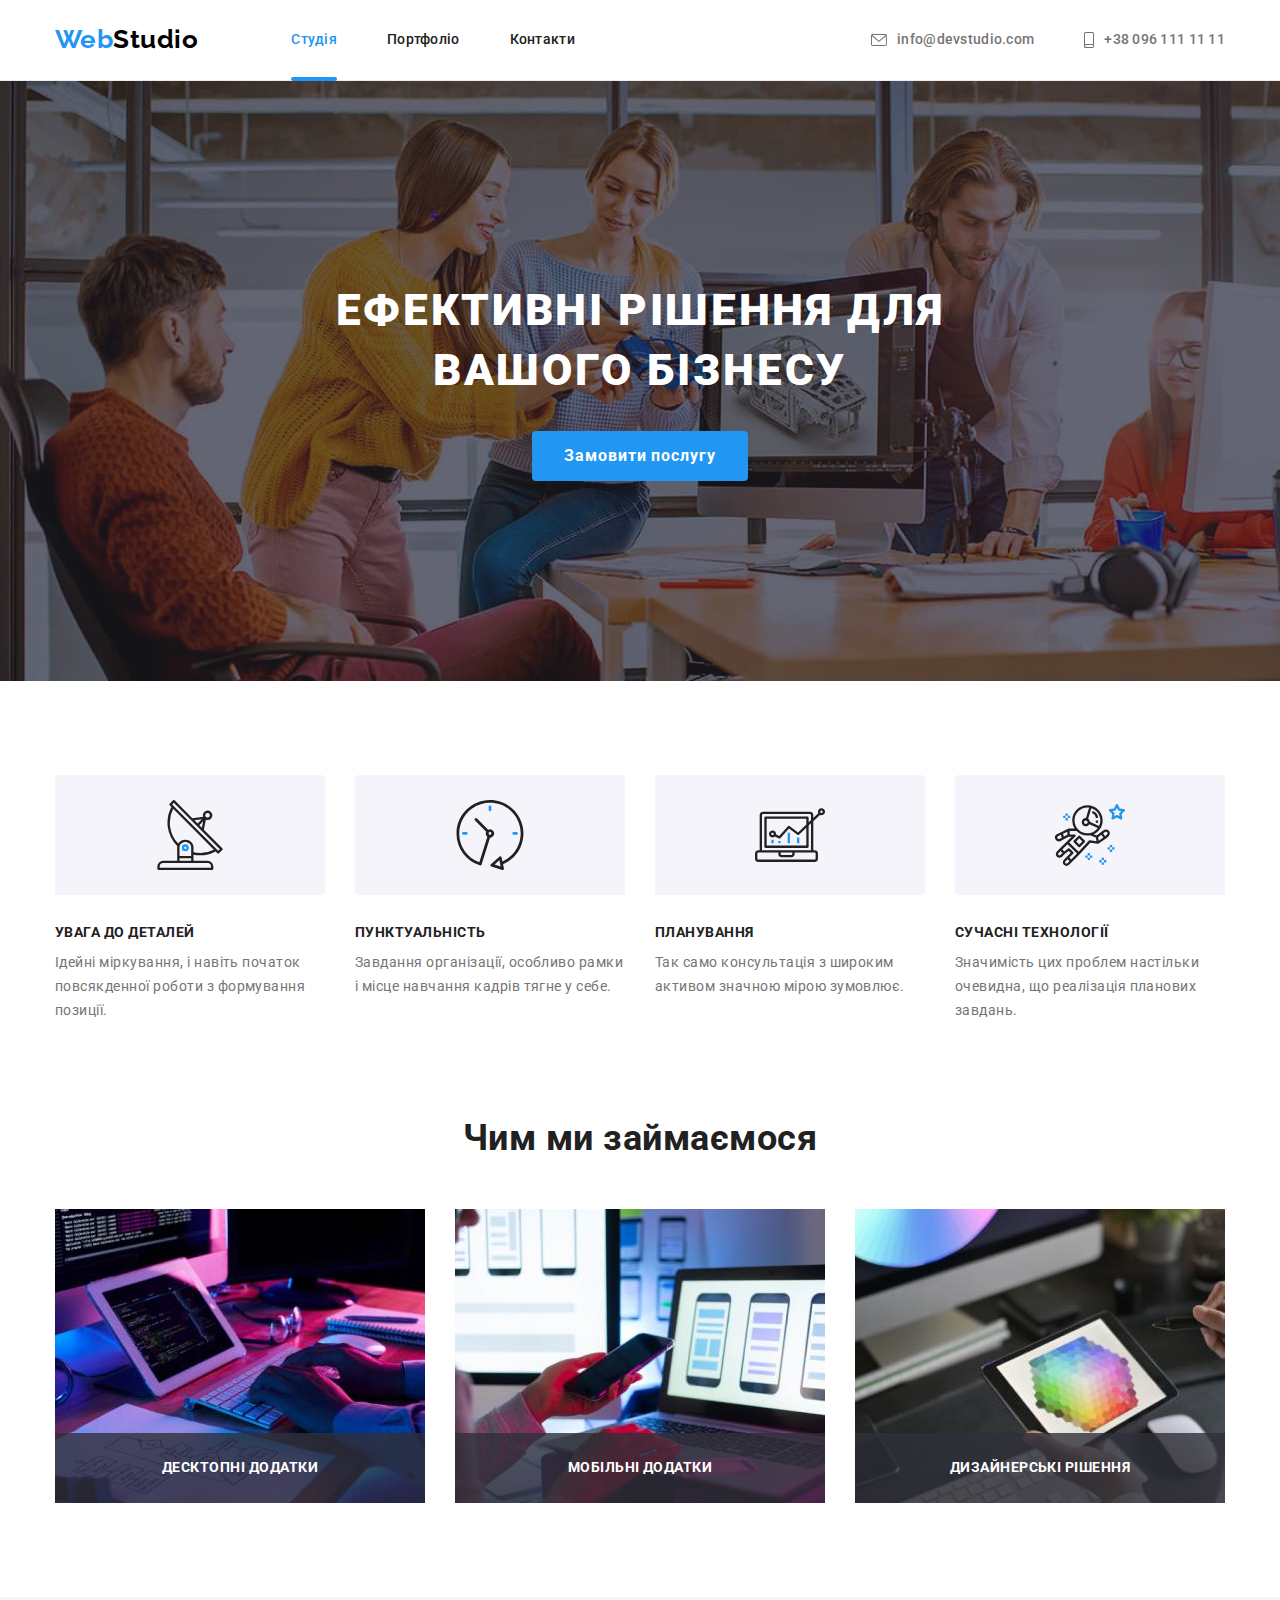
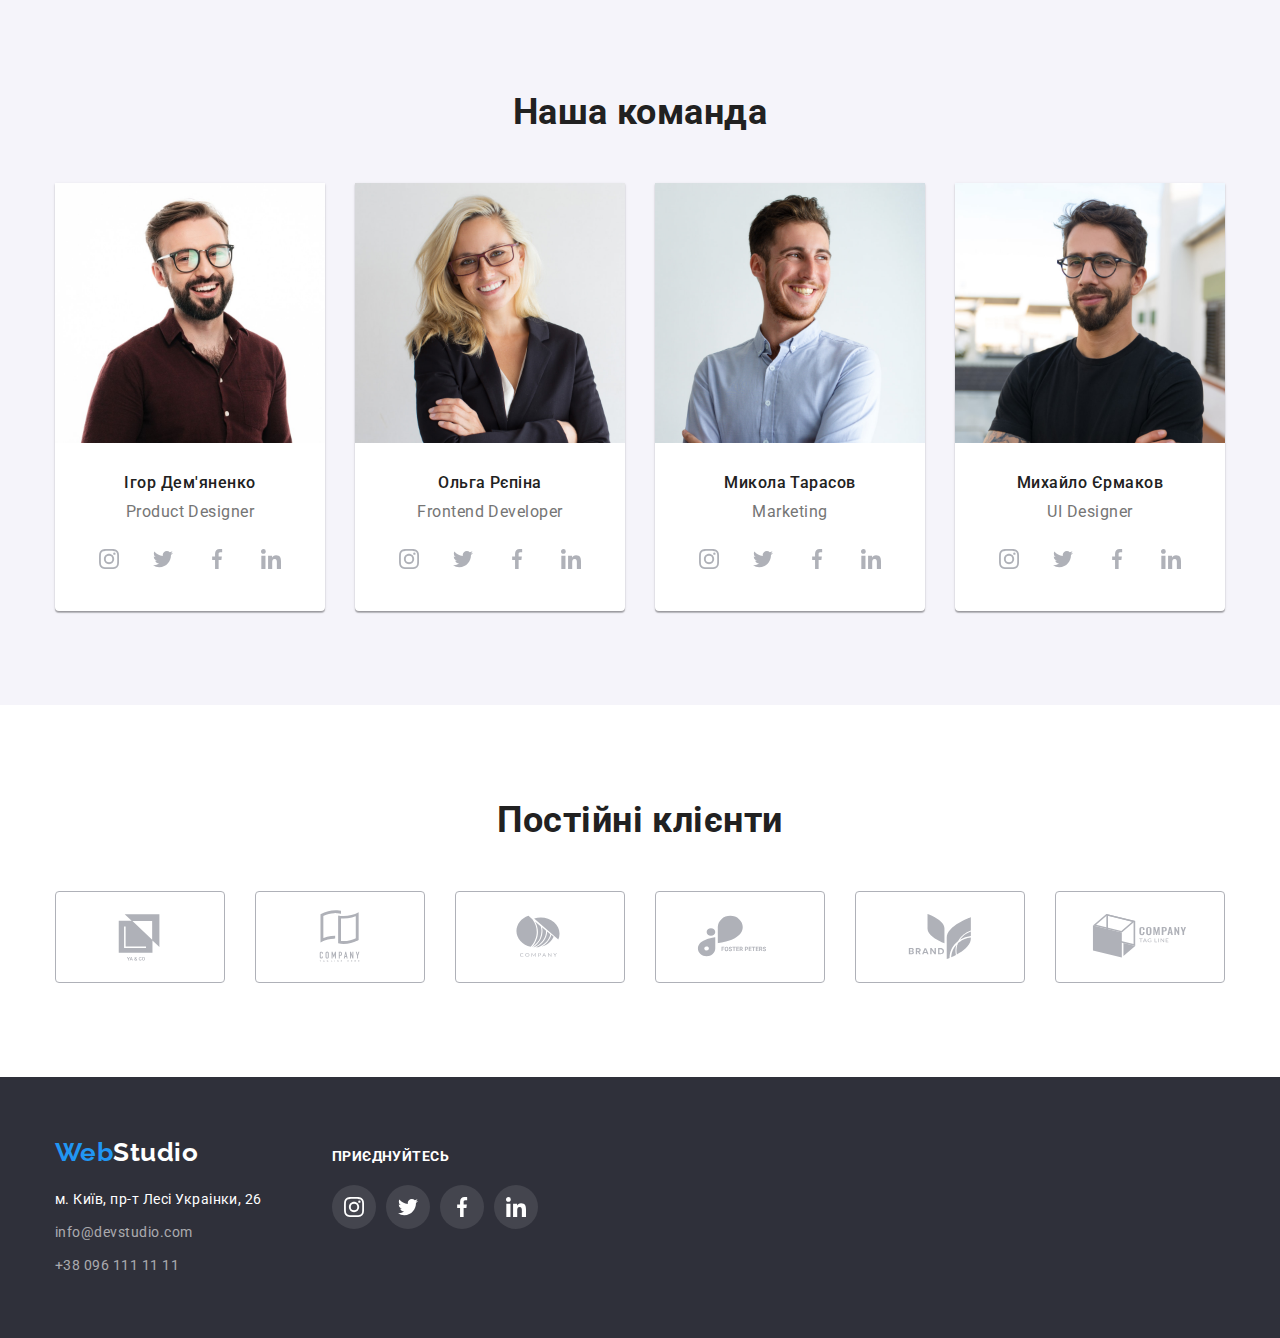
<file: index.html>
<!DOCTYPE html>
<html lang="uk">
  <head>
    <meta charset="UTF-8" />
    <meta http-equiv="X-UA-Compatible" content="IE=edge" />
    <meta name="viewport" content="width=device-width, initial-scale=1.0" />
    <link rel="stylesheet" href="css/modern-normalize.css" />
    <!-- Шрифти -->
    <link rel="preconnect" href="https://fonts.googleapis.com" />
    <link rel="preconnect" href="https://fonts.gstatic.com" crossorigin />
    <link
      href="https://fonts.googleapis.com/css2?family=Raleway:wght@700&family=Roboto:wght@400;500;700;900&display=swap"
      rel="stylesheet"
    />
    <!-- Стилі -->
    <link rel="stylesheet" href="css/style.css" />
    <title>Студія</title>
  </head>

  <body>
    <!-- Хедер -->
    <header class="header">
      <div class="container container-header">
        <nav class="navigation">
          <!-- Лого -->
          <a class="logo logo-header" href="./index.html">
            <span class="logo-part-1" lang="en">Web</span
            ><span class="logo-part-2" lang="en">Studio</span>
          </a>
          <ul class="list list-nav">
            <li class="item-nav"><a class="link current" href="./index.html">Студія</a></li>
            <li class="item-nav"><a class="link" href="./portfolio.html">Портфоліо</a></li>
            <li class="item-nav"><a class="link" href="">Контакти</a></li>
          </ul>
        </nav>
        <ul class="list list-contact">
          <li class="item-nav">
            <a class="link" href="mailto:info@devstudio.com">
              <svg width="16px" height="12px">
                <use href="./img/icon.svg#icon-mail"></use></svg
              >info@devstudio.com</a
            >
          </li>
          <li class="item-nav">
            <a class="link" href="tel:+380961111111">
              <svg width="10px" height="16px">
                <use href="./img/icon.svg#icon-tel"></use></svg
              >+38 096 111 11 11</a
            >
          </li>
        </ul>
      </div>
    </header>
    <main>
      <!-- Головна секція -->

      <section class="head-section">
        <div class="overlay">
          <div class="container main-container">
            <h1 class="main-title">Ефективні рішення для вашого бізнесу</h1>
            <button class="button-main" type="button" data-modal-open>Замовити послугу</button>
          </div>
        </div>
      </section>

      <!-- Секція переваги -->
      <section class="section">
        <div class="container">
          <!-- Прихований заголовок -->
          <h2 class="visually-hidden">Наші переваги</h2>
          <ul class="list list-advantage">
            <li class="item-advantage">
              <div class="svg-advantage">
                <svg class="icon-advantage" width="70px" height="70px">
                  <use href="./img/icon.svg#icon-antenna-1"></use>
                </svg>
              </div>
              <h3 class="title-advantage">Увага до деталей</h3>
              <p class="advantage">
                Ідейні міркування, і навіть початок повсякденної роботи з формування позиції.
              </p>
            </li>
            <li class="item-advantage">
              <div class="svg-advantage">
                <svg class="icon-advantage" width="70px" height="70px">
                  <use href="./img/icon.svg#icon-clock-1"></use>
                </svg>
              </div>
              <h3 class="title-advantage">Пунктуальність</h3>
              <p class="advantage">
                Завдання організації, особливо рамки і місце навчання кадрів тягне у себе.
              </p>
            </li>
            <li class="item-advantage">
              <div class="svg-advantage">
                <svg class="icon-advantage" width="70px" height="70px">
                  <use href="./img/icon.svg#icon-diagram-1"></use>
                </svg>
              </div>
              <h3 class="title-advantage">Планування</h3>
              <p class="advantage">
                Так само консультація з широким активом значною мірою зумовлює.
              </p>
            </li>
            <li class="item-advantage">
              <div class="svg-advantage">
                <svg class="icon-advantage" width="70px" height="70px">
                  <use href="./img/icon.svg#icon-astronaut-1"></use>
                </svg>
              </div>
              <h3 class="title-advantage">Сучасні технології</h3>
              <p class="advantage">
                Значимість цих проблем настільки очевидна, що реалізація планових завдань.
              </p>
            </li>
          </ul>
        </div>
      </section>
      <!-- Секція - Послуги -->
      <section class="section section-services">
        <div class="container">
          <h2 class="title-team-services">Чим ми займаємося</h2>
          <ul class="list list-services">
            <li class="item-servicers-img">
              <img class="img-services" src="img/box1.jpg" alt="Розробка проектів" width="370" />
              <p class="title-services">Десктопні додатки</p>
            </li>
            <li class="item-servicers-img">
              <img
                class="img-services"
                src="img/box2.jpg"
                alt="Оптимізація для мобільних пристроів"
                width="370"
              />
              <p class="title-services">Мобільні додатки</p>
            </li>
            <li class="item-servicers-img">
              <img class="img-services" src="img/box3.jpg" alt="Дизайн проектів" width="370" />
              <p class="title-services">Дизайнерські рішення</p>
            </li>
          </ul>
        </div>
      </section>
      <!-- Секція - Перелік команди -->
      <section class="section section-our-team">
        <div class="container container-team">
          <h2 class="title-team-services">Наша команда</h2>
          <ul class="list list-team">
            <li class="list-item-team">
              <img
                class="img-team"
                src="img/tcard1.jpg"
                alt="Хлопець в окулярах усміхається"
                width="270"
              />
              <div class="team-name-container">
                <h3 class="title-team">Ігор Дем'яненко</h3>
                <p class="profession" lang="en">Product Designer</p>
                <ul class="list list-socials-icon">
                  <li>
                    <a
                      class="social-link"
                      href="https://www.instagram.com/"
                      target="_blank"
                      rel="noopener noreferrer"
                      aria-label="instagram"
                    >
                      <svg class="social-icon" width="20px" height="20px">
                        <use href="./img/icon.svg#icon-instagram-1"></use>
                      </svg>
                    </a>
                  </li>
                  <li>
                    <a
                      class="social-link"
                      href="https://twitter.com/"
                      target="_blank"
                      rel="noopener noreferrer"
                      aria-label="twitter"
                    >
                      <svg class="social-icon" width="20px" height="20px">
                        <use href="./img/icon.svg#icon-twitter-1"></use>
                      </svg>
                    </a>
                  </li>
                  <li>
                    <a
                      class="social-link"
                      href="https://www.facebook.com/"
                      target="_blank"
                      rel="noopener noreferrer"
                      aria-label="facebook"
                    >
                      <svg class="social-icon" width="20px" height="20px">
                        <use href="./img/icon.svg#icon-facebook-1"></use>
                      </svg>
                    </a>
                  </li>
                  <li>
                    <a
                      class="social-link"
                      href="https://ua.linkedin.com/"
                      target="_blank"
                      rel="noopener noreferrer"
                      aria-label="Linkedin"
                    >
                      <svg class="social-icon" width="20px" height="20px">
                        <use href="./img/icon.svg#icon-linkedin-1"></use>
                      </svg>
                    </a>
                  </li>
                </ul>
              </div>
            </li>
            <li class="list-item-team">
              <img
                class="img-team"
                src="img/tcard2.jpg"
                alt="Дівчіна в окулярах усміхається"
                width="270"
              />
              <div class="team-name-container">
                <h3 class="title-team">Ольга Рєпіна</h3>
                <p class="profession" lang="en">Frontend Developer</p>
                <ul class="list list-socials-icon">
                  <li>
                    <a
                      class="social-link"
                      href="https://www.instagram.com/"
                      target="_blank"
                      rel="noopener noreferrer"
                      aria-label="instagram"
                    >
                      <svg class="social-icon" width="20px" height="20px">
                        <use href="./img/icon.svg#icon-instagram-1"></use>
                      </svg>
                    </a>
                  </li>
                  <li>
                    <a
                      class="social-link"
                      href="https://twitter.com/"
                      target="_blank"
                      rel="noopener noreferrer"
                      aria-label="twitter"
                    >
                      <svg class="social-icon" width="20px" height="20px">
                        <use href="./img/icon.svg#icon-twitter-1"></use>
                      </svg>
                    </a>
                  </li>
                  <li>
                    <a
                      class="social-link"
                      href="https://www.facebook.com/"
                      target="_blank"
                      rel="noopener noreferrer"
                      aria-label="facebook"
                    >
                      <svg class="social-icon" width="20px" height="20px">
                        <use href="./img/icon.svg#icon-facebook-1"></use>
                      </svg>
                    </a>
                  </li>
                  <li>
                    <a
                      class="social-link"
                      href="https://ua.linkedin.com/"
                      target="_blank"
                      rel="noopener noreferrer"
                      aria-label="Linkedin"
                    >
                      <svg class="social-icon" width="20px" height="20px">
                        <use href="./img/icon.svg#icon-linkedin-1"></use>
                      </svg>
                    </a>
                  </li>
                </ul>
              </div>
            </li>
            <li class="list-item-team">
              <img class="img-team" src="img/tcard3.jpg" alt="Хлопець усміхається" width="270" />
              <div class="team-name-container">
                <h3 class="title-team">Микола Тарасов</h3>
                <p class="profession" lang="en">Marketing</p>
                <ul class="list list-socials-icon">
                  <li>
                    <a
                      class="social-link"
                      href="https://www.instagram.com/"
                      target="_blank"
                      rel="noopener noreferrer"
                      aria-label="instagram"
                    >
                      <svg class="social-icon" width="20px" height="20px">
                        <use href="./img/icon.svg#icon-instagram-1"></use>
                      </svg>
                    </a>
                  </li>
                  <li>
                    <a
                      class="social-link"
                      href="https://twitter.com/"
                      target="_blank"
                      rel="noopener noreferrer"
                      aria-label="twitter"
                    >
                      <svg class="social-icon" width="20px" height="20px">
                        <use href="./img/icon.svg#icon-twitter-1"></use>
                      </svg>
                    </a>
                  </li>
                  <li>
                    <a
                      class="social-link"
                      href="https://www.facebook.com/"
                      target="_blank"
                      rel="noopener noreferrer"
                      aria-label="facebook"
                    >
                      <svg class="social-icon" width="20px" height="20px">
                        <use href="./img/icon.svg#icon-facebook-1"></use>
                      </svg>
                    </a>
                  </li>
                  <li>
                    <a
                      class="social-link"
                      href="https://ua.linkedin.com/"
                      target="_blank"
                      rel="noopener noreferrer"
                      aria-label="Linkedin"
                    >
                      <svg class="social-icon" width="20px" height="20px">
                        <use href="./img/icon.svg#icon-linkedin-1"></use>
                      </svg>
                    </a>
                  </li>
                </ul>
              </div>
            </li>
            <li class="list-item-team">
              <img
                class="img-team"
                src="img/tcard4.jpg"
                alt="Хлопець в окулярах усміхається"
                width="270"
              />
              <div class="team-name-container">
                <h3 class="title-team">Михайло Єрмаков</h3>
                <p class="profession" lang="en">UI Designer</p>
                <ul class="list list-socials-icon">
                  <li>
                    <a
                      class="social-link"
                      href="https://www.instagram.com/"
                      target="_blank"
                      rel="noopener noreferrer"
                      aria-label="instagram"
                    >
                      <svg class="social-icon" width="20px" height="20px">
                        <use href="./img/icon.svg#icon-instagram-1"></use>
                      </svg>
                    </a>
                  </li>
                  <li>
                    <a
                      class="social-link"
                      href="https://twitter.com/"
                      target="_blank"
                      rel="noopener noreferrer"
                      aria-label="twitter"
                    >
                      <svg class="social-icon" width="20px" height="20px">
                        <use href="./img/icon.svg#icon-twitter-1"></use>
                      </svg>
                    </a>
                  </li>
                  <li>
                    <a
                      class="social-link"
                      href="https://www.facebook.com/"
                      target="_blank"
                      rel="noopener noreferrer"
                      aria-label="facebook"
                    >
                      <svg class="social-icon" width="20px" height="20px">
                        <use href="./img/icon.svg#icon-facebook-1"></use>
                      </svg>
                    </a>
                  </li>
                  <li>
                    <a
                      class="social-link"
                      href="https://ua.linkedin.com/"
                      target="_blank"
                      rel="noopener noreferrer"
                      aria-label="Linkedin"
                    >
                      <svg class="social-icon" width="20px" height="20px">
                        <use href="./img/icon.svg#icon-linkedin-1"></use>
                      </svg>
                    </a>
                  </li>
                </ul>
              </div>
            </li>
          </ul>
        </div>
      </section>
      <section class="section">
        <div class="container">
          <h2 class="title-team-services">Постійні клієнти</h2>
          <ul class="list list-client">
            <li>
              <a class="link-client" href="#"
                ><svg class="icon-client" width="106px" height="60px">
                  <use href="./img/icon.svg#icon-Client-1"></use></svg
              ></a>
            </li>
            <li>
              <a class="link-client" href="#"
                ><svg class="icon-client" width="106px" height="60px">
                  <use href="./img/icon.svg#icon-Client-2"></use></svg
              ></a>
            </li>
            <li>
              <a class="link-client" href="#"
                ><svg class="icon-client" width="106px" height="60px">
                  <use href="./img/icon.svg#icon-Client-3"></use></svg
              ></a>
            </li>
            <li>
              <a class="link-client" href="#"
                ><svg class="icon-client" width="106px" height="60px">
                  <use href="./img/icon.svg#icon-Client-4"></use></svg
              ></a>
            </li>
            <li>
              <a class="link-client" href="#"
                ><svg class="icon-client" width="106px" height="60px">
                  <use href="./img/icon.svg#icon-Client-5"></use></svg
              ></a>
            </li>
            <li>
              <a class="link-client" href="#"
                ><svg class="icon-client" width="106px" height="60px">
                  <use href="./img/icon.svg#icon-Client-6"></use></svg
              ></a>
            </li>
          </ul>
        </div>
      </section>
    </main>
    <!-- Підвал -->
    <footer class="footer">
      <div class="container footer-container">
        <!-- Лого -->
        <div class="footer-div-1">
          <a class="logo logo-footer" href="index.html"
            ><span class="logo-part-1" lang="en">Web</span
            ><span class="logo-part-3" lang="en">Studio</span></a
          >
          <address class="address">
            <ul class="list">
              <li class="item-link-addr">
                <a
                  class="link-map"
                  href="https://goo.gl/maps/CPtrU1FHBa2aNyZL9"
                  target="_blank"
                  rel="noopener noreferrer nofollow"
                  >м. Київ, пр-т Лесі Украінки, 26</a
                >
              </li>
              <li class="item-link-addr">
                <a class="link-adr-footer" href="mailto:info@devstudio.com">info@devstudio.com</a>
              </li>
              <li class="item-link-addr">
                <a class="link-adr-footer" href="tel:+380961111111">+38 096 111 11 11</a>
              </li>
            </ul>
          </address>
        </div>
        <div class="footer-div-2">
          <h2>Приєднуйтесь</h2>
          <ul class="list list-socials-icon">
            <li>
              <a
                class="social-link"
                href="https://www.instagram.com/"
                target="_blank"
                rel="noopener noreferrer"
                aria-label="instagram"
              >
                <svg class="social-icon" width="20px" height="20px">
                  <use href="./img/icon.svg#icon-instagram-1"></use>
                </svg>
              </a>
            </li>
            <li>
              <a
                class="social-link"
                href="https://twitter.com/"
                target="_blank"
                rel="noopener noreferrer"
                aria-label="twitter"
              >
                <svg class="social-icon" width="20px" height="20px">
                  <use href="./img/icon.svg#icon-twitter-1"></use>
                </svg>
              </a>
            </li>
            <li>
              <a
                class="social-link"
                href="https://www.facebook.com/"
                target="_blank"
                rel="noopener noreferrer"
                aria-label="facebook"
              >
                <svg class="social-icon" width="20px" height="20px">
                  <use href="./img/icon.svg#icon-facebook-1"></use>
                </svg>
              </a>
            </li>
            <li>
              <a
                class="social-link"
                href="https://ua.linkedin.com/"
                target="_blank"
                rel="noopener noreferrer"
                aria-label="Linkedin"
              >
                <svg class="social-icon" width="20px" height="20px">
                  <use href="./img/icon.svg#icon-linkedin-1"></use>
                </svg>
              </a>
            </li>
          </ul>
        </div>
      </div>
    </footer>

    <!-- Модальне вікно -->

    <div class="backdrop is-hidden" data-modal>
      <div class="modal">
        <button class="modal-btn" type="button" data-modal-close>
          <svg width="11px" height="11px">
            <use href="./img/icon.svg#close-btn"></use>
          </svg>
        </button>
      </div>
    </div>
    <script src="./js/modal.js"></script>
  </body>
</html>
</file>
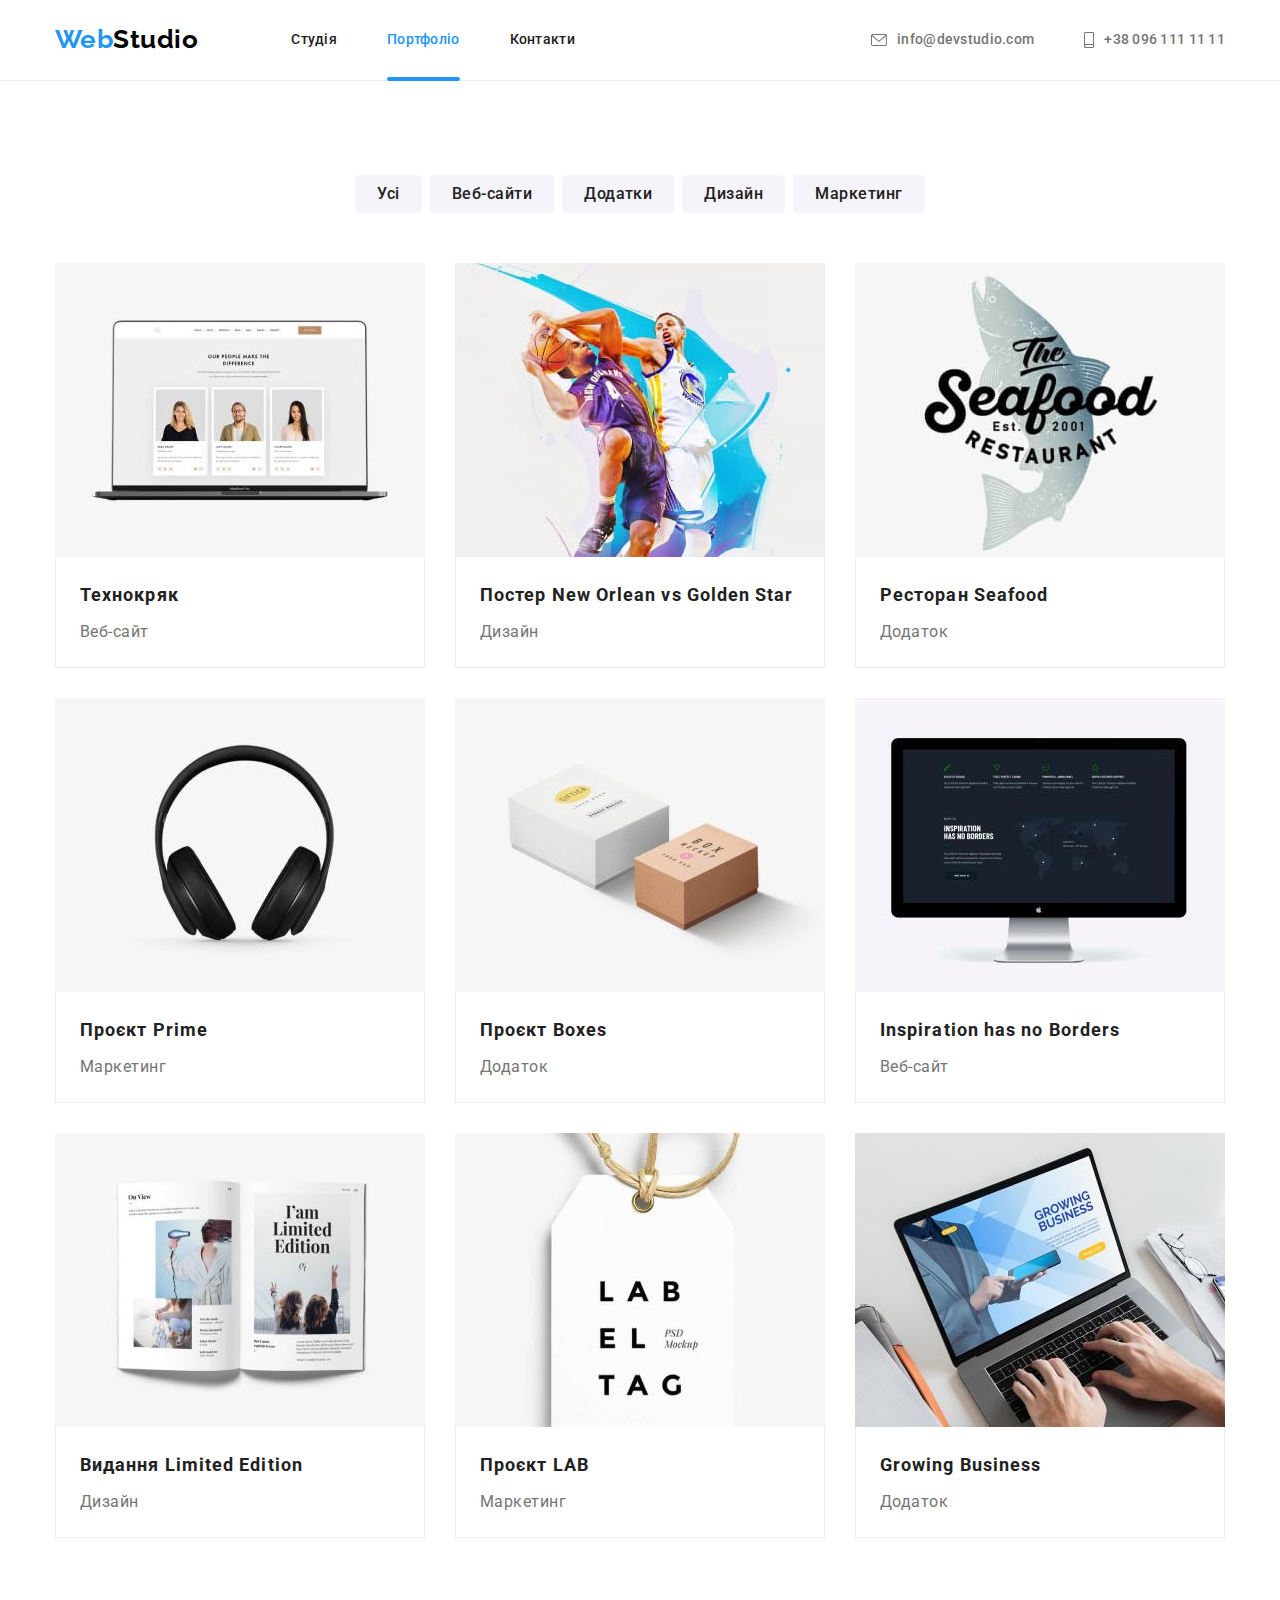
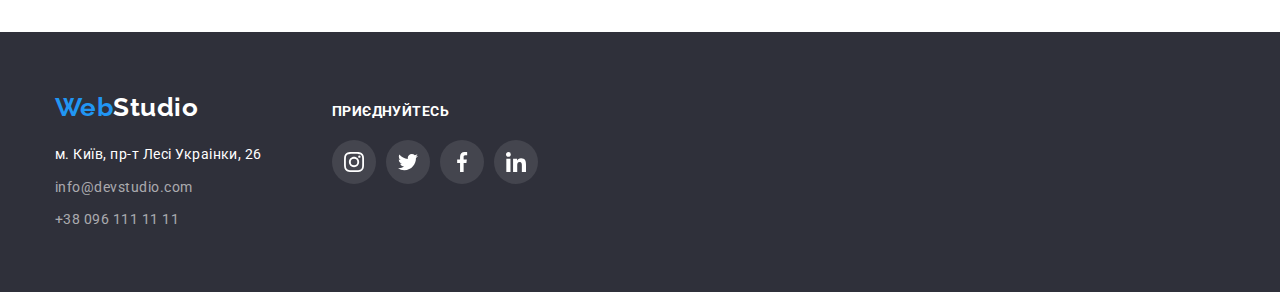
<file: portfolio.html>
<!DOCTYPE html>
<html lang="uk">
  <head>
    <meta charset="UTF-8" />
    <meta http-equiv="X-UA-Compatible" content="IE=edge" />
    <meta name="viewport" content="width=device-width, initial-scale=1.0" />
    <link rel="stylesheet" href="css/modern-normalize.css" />
    <!-- Шрифти -->
    <link rel="preconnect" href="https://fonts.googleapis.com" />
    <link rel="preconnect" href="https://fonts.gstatic.com" crossorigin />
    <link
      href="https://fonts.googleapis.com/css2?family=Raleway:wght@700&family=Roboto:wght@400;500;700;900&display=swap"
      rel="stylesheet"
    />
    <!-- Стилі -->
    <link rel="stylesheet" href="css/style.css" />
    <title>Студія</title>
  </head>

  <body>
    <!-- Хедер -->
    <header class="header">
      <div class="container container-header">
        <nav class="navigation">
          <!-- Лого -->
          <a class="logo logo-header" href="./index.html">
            <span class="logo-part-1" lang="en">Web</span
            ><span class="logo-part-2" lang="en">Studio</span>
          </a>
          <ul class="list list-nav">
            <li class="item-nav">
              <a class="link" href="./index.html">Студія</a>
            </li>
            <li class="item-nav">
              <a class="link current" href="./portfolio.html">Портфоліо</a>
            </li>
            <li class="item-nav"><a class="link" href="">Контакти</a></li>
          </ul>
        </nav>
        <ul class="list list-contact">
          <li class="item-nav">
            <a class="link" href="mailto:info@devstudio.com">
              <svg width="16px" height="12px">
                <use href="./img/icon.svg#icon-mail"></use></svg
              >info@devstudio.com</a
            >
          </li>
          <li class="item-nav">
            <a class="link" href="tel:+380961111111">
              <svg width="10px" height="16px">
                <use href="./img/icon.svg#icon-tel"></use></svg
              >+38 096 111 11 11</a
            >
          </li>
        </ul>
      </div>
    </header>

    <!-- Секція портфоліо -->
    <main>
      <section class="section">
        <div class="container container-portfolio">
          <!-- Прихований заголовок -->
          <h1 class="visually-hidden">Портфоліо</h1>
          <!-- Кнопки -->
          <ul class="list list-btns">
            <li class="item-btn">
              <button class="button-portfolio" type="button">Усі</button>
            </li>
            <li class="item-btn">
              <button class="button-portfolio" type="button">Веб-сайти</button>
            </li>
            <li class="item-btn">
              <button class="button-portfolio" type="button">Додатки</button>
            </li>
            <li class="item-btn">
              <button class="button-portfolio" type="button">Дизайн</button>
            </li>
            <li class="item-btn">
              <button class="button-portfolio" type="button">Маркетинг</button>
            </li>
          </ul>
          <!-- Проекти -->
          <ul class="list list-projects">
            <li class="item-project">
              <a class="link-project" href="#" target="_blank">
                <div class="thumb-project">
                  <img
                    class="img-project"
                    src="img/project1.jpg"
                    alt="Відкритий ноутбук"
                    width="370"
                  />
                  <div class="overlay-project">
                    <p class="overlay-disc">
                      Ресурс пропонує комплексні пропозиції з різним рівнем функціоналу та сервісів.
                      Все це дозволить відвідувачу отримати вичерпні відомості про компанію чи
                      приватну особу.
                    </p>
                  </div>
                </div>
                <div class="description-project">
                  <h2 class="title-project">Технокряк</h2>
                  <p class="type-project">Веб-сайт</p>
                </div>
              </a>
            </li>
            <li class="item-project">
              <a class="link-project" href="#" target="_blank">
                <div class="thumb-project">
                  <img
                    class="img-project"
                    src="img/project2.jpg"
                    alt="Баскетболісти борються за м'яч"
                    width="370"
                  />
                  <div class="overlay-project">
                    <p class="overlay-disc">
                      Ресурс пропонує комплексні пропозиції з різним рівнем функціоналу та сервісів.
                      Все це дозволить відвідувачу отримати вичерпні відомості про компанію чи
                      приватну особу.
                    </p>
                  </div>
                </div>

                <div class="description-project">
                  <h2 class="title-project">
                    Постер
                    <span lang="en">New Orlean vs Golden Star</span>
                  </h2>
                  <p class="type-project">Дизайн</p>
                </div>
              </a>
            </li>
            <li class="item-project">
              <a class="link-project" href="#" target="_blank">
                <div class="thumb-project">
                  <img
                    class="img-project"
                    src="img/project3.jpg"
                    alt="Лого рибного ресторану"
                    width="370"
                  />
                  <div class="overlay-project">
                    <p class="overlay-disc">
                      Ресурс пропонує комплексні пропозиції з різним рівнем функціоналу та сервісів.
                      Все це дозволить відвідувачу отримати вичерпні відомості про компанію чи
                      приватну особу.
                    </p>
                  </div>
                </div>
                <div class="description-project">
                  <h2 class="title-project">Ресторан <span lang="en">Seafood</span></h2>
                  <p class="type-project">Додаток</p>
                </div>
              </a>
            </li>
            <li class="item-project">
              <a class="link-project" href="#" target="_blank">
                <div class="thumb-project">
                  <img class="img-project" src="img/project4.jpg" alt="Навушники" width="370" />
                  <div class="overlay-project">
                    <p class="overlay-disc">
                      Ресурс пропонує комплексні пропозиції з різним рівнем функціоналу та сервісів.
                      Все це дозволить відвідувачу отримати вичерпні відомості про компанію чи
                      приватну особу.
                    </p>
                  </div>
                </div>
                <div class="description-project">
                  <h2 class="title-project">Проєкт <span lang="en">Prime</span></h2>
                  <p class="type-project">Маркетинг</p>
                </div>
              </a>
            </li>
            <li class="item-project">
              <a class="link-project" href="#" target="_blank">
                <div class="thumb-project">
                  <img
                    class="img-project"
                    src="img/project5.jpg"
                    alt="Біла і помаранчева коробочки"
                    width="370"
                  />
                  <div class="overlay-project">
                    <p class="overlay-disc">
                      Ресурс пропонує комплексні пропозиції з різним рівнем функціоналу та сервісів.
                      Все це дозволить відвідувачу отримати вичерпні відомості про компанію чи
                      приватну особу.
                    </p>
                  </div>
                </div>
                <div class="description-project">
                  <h2 class="title-project">Проєкт <span lang="en">Boxes</span></h2>
                  <p class="type-project">Додаток</p>
                </div>
              </a>
            </li>
            <li class="item-project">
              <a class="link-project" href="#" target="_blank">
                <div class="thumb-project">
                  <img
                    class="img-project"
                    src="img/project6.jpg"
                    alt="Монітор настольного компьютера"
                    width="370"
                  />
                  <div class="overlay-project">
                    <p class="overlay-disc">
                      Ресурс пропонує комплексні пропозиції з різним рівнем функціоналу та сервісів.
                      Все це дозволить відвідувачу отримати вичерпні відомості про компанію чи
                      приватну особу.
                    </p>
                  </div>
                </div>
                <div class="description-project">
                  <h2 class="title-project" lang="en">Inspiration has no Borders</h2>
                  <p class="type-project">Веб-сайт</p>
                </div>
              </a>
            </li>
            <li class="item-project">
              <a class="link-project" href="#" target="_blank">
                <div class="thumb-project">
                  <img
                    class="img-project"
                    src="img/project7.jpg"
                    alt="Відкритий жіночій журнал"
                    width="370"
                  />
                  <div class="overlay-project">
                    <p class="overlay-disc">
                      Ресурс пропонує комплексні пропозиції з різним рівнем функціоналу та сервісів.
                      Все це дозволить відвідувачу отримати вичерпні відомості про компанію чи
                      приватну особу.
                    </p>
                  </div>
                </div>
                <div class="description-project">
                  <h2 class="title-project">Видання <span lang="en">Limited Edition</span></h2>
                  <p class="type-project">Дизайн</p>
                </div>
              </a>
            </li>
            <li class="item-project">
              <a class="link-project" href="#" target="_blank">
                <div class="thumb-project">
                  <img
                    class="img-project"
                    src="img/project8.jpg"
                    alt="Біла лейба товару на мотузці"
                    width="370"
                  />
                  <div class="overlay-project">
                    <p class="overlay-disc">
                      Ресурс пропонує комплексні пропозиції з різним рівнем функціоналу та сервісів.
                      Все це дозволить відвідувачу отримати вичерпні відомості про компанію чи
                      приватну особу.
                    </p>
                  </div>
                </div>

                <div class="description-project">
                  <h2 class="title-project">Проєкт <span lang="en">LAB</span></h2>
                  <p class="type-project">Маркетинг</p>
                </div>
              </a>
            </li>
            <li class="item-project">
              <a class="link-project" href="#" target="_blank">
                <div class="thumb-project">
                  <img
                    class="img-project"
                    src="img/project9.jpg"
                    alt="Людина тримає кісті на клавіатурі ноутбука"
                    width="370"
                  />
                  <div class="overlay-project">
                    <p class="overlay-disc">
                      Ресурс пропонує комплексні пропозиції з різним рівнем функціоналу та сервісів.
                      Все це дозволить відвідувачу отримати вичерпні відомості про компанію чи
                      приватну особу.
                    </p>
                  </div>
                </div>
                <div class="description-project">
                  <h2 class="title-project" lang="en">Growing Business</h2>
                  <p class="type-project">Додаток</p>
                </div>
              </a>
            </li>
          </ul>
        </div>
      </section>
    </main>
    <!-- Підвал -->

    <footer class="footer">
      <div class="container footer-container">
        <!-- Лого -->
        <div class="footer-div-1">
          <a class="logo logo-footer" href="index.html"
            ><span class="logo-part-1" lang="en">Web</span
            ><span class="logo-part-3" lang="en">Studio</span></a
          >
          <address class="address">
            <ul class="list">
              <li class="item-link-addr">
                <a
                  class="link-map"
                  href="https://goo.gl/maps/CPtrU1FHBa2aNyZL9"
                  target="_blank"
                  rel="noopener noreferrer nofollow"
                  >м. Київ, пр-т Лесі Украінки, 26</a
                >
              </li>
              <li class="item-link-addr">
                <a class="link-adr-footer" href="mailto:info@devstudio.com">info@devstudio.com</a>
              </li>
              <li class="item-link-addr">
                <a class="link-adr-footer" href="tel:+380961111111">+38 096 111 11 11</a>
              </li>
            </ul>
          </address>
        </div>
        <div class="footer-div-2">
          <h2>Приєднуйтесь</h2>
          <ul class="list list-socials-icon">
            <li>
              <a
                class="social-link"
                href="https://www.instagram.com/"
                target="_blank"
                rel="noopener noreferrer"
                aria-label="instagram"
              >
                <svg class="social-icon" width="20px" height="20px">
                  <use href="./img/icon.svg#icon-instagram-1"></use>
                </svg>
              </a>
            </li>
            <li>
              <a
                class="social-link"
                href="https://twitter.com/"
                target="_blank"
                rel="noopener noreferrer"
                aria-label="twitter"
              >
                <svg class="social-icon" width="20px" height="20px">
                  <use href="./img/icon.svg#icon-twitter-1"></use>
                </svg>
              </a>
            </li>
            <li>
              <a
                class="social-link"
                href="https://www.facebook.com/"
                target="_blank"
                rel="noopener noreferrer"
                aria-label="facebook"
              >
                <svg class="social-icon" width="20px" height="20px">
                  <use href="./img/icon.svg#icon-facebook-1"></use>
                </svg>
              </a>
            </li>
            <li>
              <a
                class="social-link"
                href="https://ua.linkedin.com/"
                target="_blank"
                rel="noopener noreferrer"
                aria-label="Linkedin"
              >
                <svg class="social-icon" width="20px" height="20px">
                  <use href="./img/icon.svg#icon-linkedin-1"></use>
                </svg>
              </a>
            </li>
          </ul>
        </div>
      </div>
    </footer>
  </body>
</html>
</file>
<file: css/style.css>
/* Скидання стилів */

h1,
h2,
h3,
p,
ul {
  margin: 0;
  padding: 0;
}

/* Змінні*/
:root {
  /* Колір тексту */

  --main-cl-txt: #212121;
  --second-cl-txt: #757575;
  --link-cl-txt: #2196f3;
  --ligt-cl-txt: #ffffff;
  --tx-col-11: #000;

  /* Колір фону */
  --main-bcg-cl: #2f303a;
  --srcond-bcg-cl: #f5f4fa;
  --col-bcg-11: #188ce8;
  --col-grad-12: rgba(47, 48, 58, 0.4);
  --col-bcg-13: rgba(33, 150, 243, 0.9);
  --col-ov-14: rgba(0, 0, 0, 0.2);

  /* Колір іконок */
  --col-icon-11: #afb1b8;

  /* Інше */
  --col-bd-11: #ececec;
  --col-bd-12: #eee;
  --col-bd-13: rgba(0, 0, 0, 0.1);

  /* Анімації */
  --cubic-biz-1: cubic-bezier(0.4, 0, 0.2, 1);
  --time-anime: 250ms;
}

/* Глобальні стилі */

body {
  font-family: Roboto, Tahoma, sans-serif;
  color: var(--main-cl-txt);
  letter-spacing: 0.03em;
}

img {
  display: block;
  max-width: 100%;
  height: auto;
}

.section {
  padding-top: 94px;
  padding-bottom: 94px;
}

.container {
  width: 1200px;

  padding-left: 15px;
  padding-right: 15px;
  margin-left: auto;
  margin-right: auto;
}

/* Стилізація головної сторінки, хедера та футера */

/* Хедер */

/* Стилизация логотипа - хедер та футер */

.logo {
  font-family: 'Raleway';
  font-weight: 700;
  font-size: 26px;
  line-height: 1.19;
  text-decoration: none;
}

/* Логотип - перша частина хедер та футер */
.logo-part-1 {
  color: var(--link-cl-txt);
}

/* Логотип - друга частина хедер */
.logo-part-2 {
  color: var(--tx-col-11);
}

/* Логотип - друга частина футер  */
.logo-part-3 {
  color: var(--ligt-cl-txt);
}

/* Прибирає у списках по всьому сайту "декор" */

.list {
  list-style-type: none;
}

/* Стилізує контакти хедер */

.list-contact {
  color: var(--second-cl-txt);
}

.link {
  font-weight: 500;
  font-size: 14px;
  color: inherit;
  line-height: 1.14;
  letter-spacing: 0.02em;
  text-decoration: none;
  display: inline-block;
  padding-top: 32px;
  padding-bottom: 32px;
  align-items: center;
  transition: color var(--time-anime) var(--cubic-biz-1);
}

.item-nav a {
  display: inline-flex;
  align-items: center;
  position: relative;
}

.link:hover,
.link:focus {
  color: var(--link-cl-txt);
}

.current {
  color: var(--link-cl-txt);
}

.list-nav a::after {
  position: absolute;

  flex-direction: column;
  content: '';
  width: 100%;
  height: 4px;
  border-radius: 2px;
  background-color: #2196f3;
  bottom: -1.5%;
  left: 0;

  /* transform: translateX(-100%); */

  opacity: 0;
  transition: opacity var(--time-anime) var(--cubic-biz-1);
}

.list-nav a:hover::after,
.list-nav a:focus::after,
.link.current::after {
  opacity: 1;
}

.container.container-header {
  display: flex;
}

.header {
  border-bottom: 1px solid var(--col-bd-11);
}

.navigation {
  display: flex;
  align-items: center;

  margin-right: auto;
}

.list.list-contact {
  display: flex;
}

.list.list-nav {
  display: flex;
}

.list .item-nav:not(:last-child) {
  margin-right: 50px;
}

.logo-header {
  padding-top: 24px;
  margin-right: 93px;
  padding-bottom: 25px;
}

.list-contact svg {
  fill: currentColor;
  margin-right: 10px;
}

/* Стилізація головної частини сторінки. Мейн */

/* Головна секція */

.head-section {
  background-color: var(--main-bcg-cl);
}

.main-title {
  font-weight: 900;
  font-size: 44px;
  line-height: 1.36;
  text-align: center;

  letter-spacing: 0.06em;
  text-transform: uppercase;
  width: 696px;

  color: var(--ligt-cl-txt);

  margin: 0 auto 30px;
}

.main-container {
  justify-content: center;
}

/* Кнопка головної секції */
.button-main {
  font-family: inherit;
  font-size: 16px;
  font-weight: 700;
  line-height: 1.87;
  letter-spacing: 0.06em;
  color: var(--ligt-cl-txt);
  background-color: var(--link-cl-txt);
  cursor: pointer;
  border: none;
  border-radius: 4px;
  margin: 0 auto;
  display: block;
  width: 216px;
  height: 50px;

  transition: background-color var(--time-anime) var(--cubic-biz-1);
}

.button-main:hover,
.button-main:focus {
  background-color: var(--col-bcg-11);
}

.overlay {
  max-width: 1600px;
  height: 600px;
  padding: 200px 0;
  margin-left: auto;
  margin-right: auto;
  background-image: linear-gradient(to bottom, var(--col-grad-12), var(--col-grad-12)),
    url(../img/img-bcg-hero.jpg);
}

/* Секція - Перелік переваг Студії */

/* Приховує заголовоки по всьому сайту */

.visually-hidden {
  position: absolute;
  white-space: nowrap;
  width: 1px;
  height: 1px;
  overflow: hidden;
  border: 0;
  padding: 0;
  clip: rect(0 0 0 0);
  clip-path: inset(50%);
  margin: -1px;
}

.title-advantage {
  text-transform: uppercase;
  font-size: 14px;
  line-height: 1.14;
  margin-bottom: 10px;
}

.advantage {
  font-size: 14px;
  line-height: 1.71;
  color: var(--second-cl-txt);
}

.svg-advantage {
  display: flex;
  margin-bottom: 30px;
  background-color: var(--srcond-bcg-cl);
  border-radius: 4px;
  height: 120px;
  align-items: center;
  justify-content: center;
}

/* Секція - Перелік послуг */
.title-team-services {
  font-size: 36px;
  line-height: 1.17;
  text-align: center;
  margin-bottom: 50px;
}

.list-services {
  display: flex;
  gap: 30px;
}

.list-services > li {
  width: 370px;
}

.section.section-services {
  padding-top: 0;
}

.title-services {
  position: absolute;
  width: 100%;
  height: 70px;
  background-color: rgba(47, 48, 58, 0.8);
  text-transform: uppercase;
  font-weight: 700;
  font-size: 14px;
  line-height: 1.14;
  text-align: center;
  color: var(--ligt-cl-txt);
  padding: 27px 0;
  bottom: 0;
  left: 0;
}

.item-servicers-img {
  position: relative;
}

/* Секція - Перелік членів команди */
.section-our-team {
  background-color: var(--srcond-bcg-cl);
}

.list-item-team {
  background-color: var(--ligt-cl-txt);
  border-radius: 0px 0px 4px 4px;
  width: 270px;
  box-shadow: 0px 1px 3px rgba(0, 0, 0, 0.12), 0px 1px 1px rgba(0, 0, 0, 0.14),
    0px 2px 1px rgba(0, 0, 0, 0.2);
}

.title-team {
  font-size: 16px;
  font-weight: 500;
  line-height: 19px;
  text-align: center;
}

.profession {
  line-height: 1.19;
  text-align: center;
  color: var(--second-cl-txt);
  margin-bottom: 16px;
}

.list-team {
  display: flex;
  justify-content: space-between;
}

.title-team {
  margin-bottom: 10px;
}

.team-name-container {
  padding: 30px 32px;
}

.list-socials-icon {
  display: flex;
  gap: 10px;
  justify-content: center;
}

.list-socials-icon > li {
  height: 44px;
  width: 44px;
}

.social-link {
  display: flex;
  height: 100%;
  width: 100%;
  border-radius: 50%;

  align-items: center;
  justify-content: center;
  color: var(--col-icon-11);
  fill: currentColor;
  transition: color var(--time-anime) var(--cubic-biz-1),
    background-color var(--time-anime) var(--cubic-biz-1);
}

/* Ховер та фокус - Іконкі соцмереж - Команда та Футер */

.social-link:hover,
.social-link:focus {
  color: var(--ligt-cl-txt);
  background-color: var(--link-cl-txt);
}

/* Секція - Постійні клієнти */
.list-client {
  display: flex;
  gap: 30px;
}

.list-client > li {
  width: 170px;
  height: 92px;
}

.link-client {
  display: flex;
  width: 100%;
  height: 100%;
  border: 1px solid var(--col-icon-11);
  color: var(--col-icon-11);
  border-radius: 4px;
  justify-content: center;
  align-items: center;
  fill: currentColor;
  transition: border var(--time-anime) var(--cubic-biz-1),
    color var(--time-anime) var(--cubic-biz-1);
}

.link-client:hover,
.link-client:focus {
  border: 1px solid var(--link-cl-txt);
  color: var(--link-cl-txt);
}

/* Підвал */

.footer {
  background-color: var(--main-bcg-cl);
  padding-bottom: 60px;
  padding-top: 60px;
}

.link-map,
.link-adr-footer {
  font-style: normal;
  font-size: 14px;
  line-height: 1.71;
  text-decoration: none;
  transition: color var(--time-anime) var(--cubic-biz-1);
}
.link-map {
  color: var(--ligt-cl-txt);
}

.link-adr-footer {
  color: rgba(255, 255, 255, 0.6);
}

.footer-container {
  display: flex;
  align-items: baseline;
}

.footer-div-1 {
  margin-right: 70px;
}

.footer-div-2 a {
  background-color: rgba(255, 255, 255, 0.1);
  color: var(--ligt-cl-txt);
}

.footer-div-2 h2 {
  margin-bottom: 20px;

  font-weight: 700;
  font-size: 14px;
  line-height: 1.14;
  letter-spacing: 0.03em;
  text-transform: uppercase;

  color: #ffffff;
}

/* Стилізація ссилок у футері псевдокласами */
.link-adr-footer:hover,
.link-adr-footer:focus,
.link-map:hover,
.link-map:focus {
  color: var(--link-cl-txt);
}

.logo.logo-footer {
  display: inline-block;

  margin-bottom: 20px;
}

.item-link-addr:not(:last-child) {
  margin-bottom: 9px;
}

/* Стилізація сторінки - Портфоліо */

/* Кнопки портфолио */

.button-portfolio {
  font-family: inherit;
  font-size: 16px;

  font-weight: 500;
  line-height: 1.62;
  letter-spacing: 0.03em;
  text-align: center;
  color: var(--main-cl-txt);
  background-color: var(--srcond-bcg-cl);
  cursor: pointer;
  border: none;
  border-radius: 4px;
  padding: 6px 22px;

  transition: background-color var(--time-anime) var(--cubic-biz-1),
    box-shadow var(--time-anime) var(--cubic-biz-1), color var(--time-anime) var(--cubic-biz-1);
}

.button-portfolio:hover,
.button-portfolio:focus {
  background-color: var(--link-cl-txt);
  color: var(--ligt-cl-txt);
  box-shadow: 0px 3px 1px rgba(0, 0, 0, 0.1), 0px 1px 2px rgba(0, 0, 0, 0.08),
    0px 2px 2px rgba(0, 0, 0, 0.12);
}

.list-btns {
  display: flex;
  justify-content: center;
  margin-bottom: 50px;
}

.item-btn:not(:last-child) {
  margin-right: 8px;
}

/* Перелік робіт в портфоліо */

.title-project {
  font-size: 18px;
  line-height: 2;
  letter-spacing: 0.06em;
  color: var(--main-cl-txt);
  margin-bottom: 4px;
}

.type-project {
  line-height: 1.87;
  color: var(--second-cl-txt);
}

.link-project {
  display: inline-block;
  text-decoration: none;

  transition: box-shadow var(--time-anime) var(--cubic-biz-1);
}

.description-project {
  padding: 20px 24px;
  border: 1px solid var(--col-bd-12);
  border-top: none;
}

.list-projects {
  display: flex;
  flex-wrap: wrap;
  margin-bottom: -30px;
  margin-right: -30px;
}

.item-project {
  width: 370px;
  margin-bottom: 30px;
  margin-right: 30px;
}

.link-project:hover,
.link-project:focus {
  box-shadow: 0px 1px 1px rgba(0, 0, 0, 0.12), 0px 4px 4px rgba(0, 0, 0, 0.06),
    1px 4px 6px rgba(0, 0, 0, 0.16);
}

.list.list-advantage {
  display: flex;
}

.item-advantage:not(:last-child) {
  margin-right: 30px;
  width: 270px;
}

.item-advantage {
  width: 270px;
}

.thumb-project {
  position: relative;
  overflow: hidden;
}

.overlay-project {
  position: absolute;
  top: 0;
  left: 0;
  background-color: var(--col-bcg-13);
  width: 100%;
  height: 100%;
  display: flex;
  padding: 63px 24px;
  align-items: center;
  justify-content: center;

  transform: translateY(100%);
  transition: transform var(--time-anime) var(--cubic-biz-1);
}

.overlay-disc {
  font-size: 18px;
  line-height: 1.55;
  color: var(--ligt-cl-txt);
}

.link-project:hover .overlay-project,
.link-project:focus .overlay-project {
  transform: translateY(0);
}

/* Модальне вікно */
.backdrop {
  position: fixed;
  top: 0;
  left: 0;
  width: 100%;
  height: 100%;

  background-color: var(--col-ov-14);
  opacity: 1;

  transition: opacity var(--time-anime) var(--cubic-biz-1),
    visibility var(--time-anime) var(--cubic-biz-1);
}

.backdrop.is-hidden {
  opacity: 0;
  pointer-events: none;
  visibility: hidden;
}

.backdrop.is-hidden .modal {
  transform: translate(-50%, -50%) scale(0.8);
}

.modal {
  position: absolute;
  top: 50%;
  left: 50%;

  width: 528px;
  height: 581px;
  background-color: var(--ligt-cl-txt);
  box-shadow: 0px 1px 3px rgba(0, 0, 0, 0.12), 0px 1px 1px rgba(0, 0, 0, 0.14),
    0px 2px 1px rgba(0, 0, 0, 0.2);
  border-radius: 4px;

  transform: scale(1) translate(-50%, -50%);

  transition: transform var(--time-anime) var(--cubic-biz-1);
}

.modal-btn {
  position: absolute;
  top: 8px;
  right: 8px;
  z-index: 1000;
  display: flex;
  width: 30px;
  height: 30px;
  padding: 0;
  align-items: center;
  justify-content: center;
  border-radius: 50%;
  border: 1px solid var(--col-bd-13);
  background-color: #ffffff;
}
</file>
